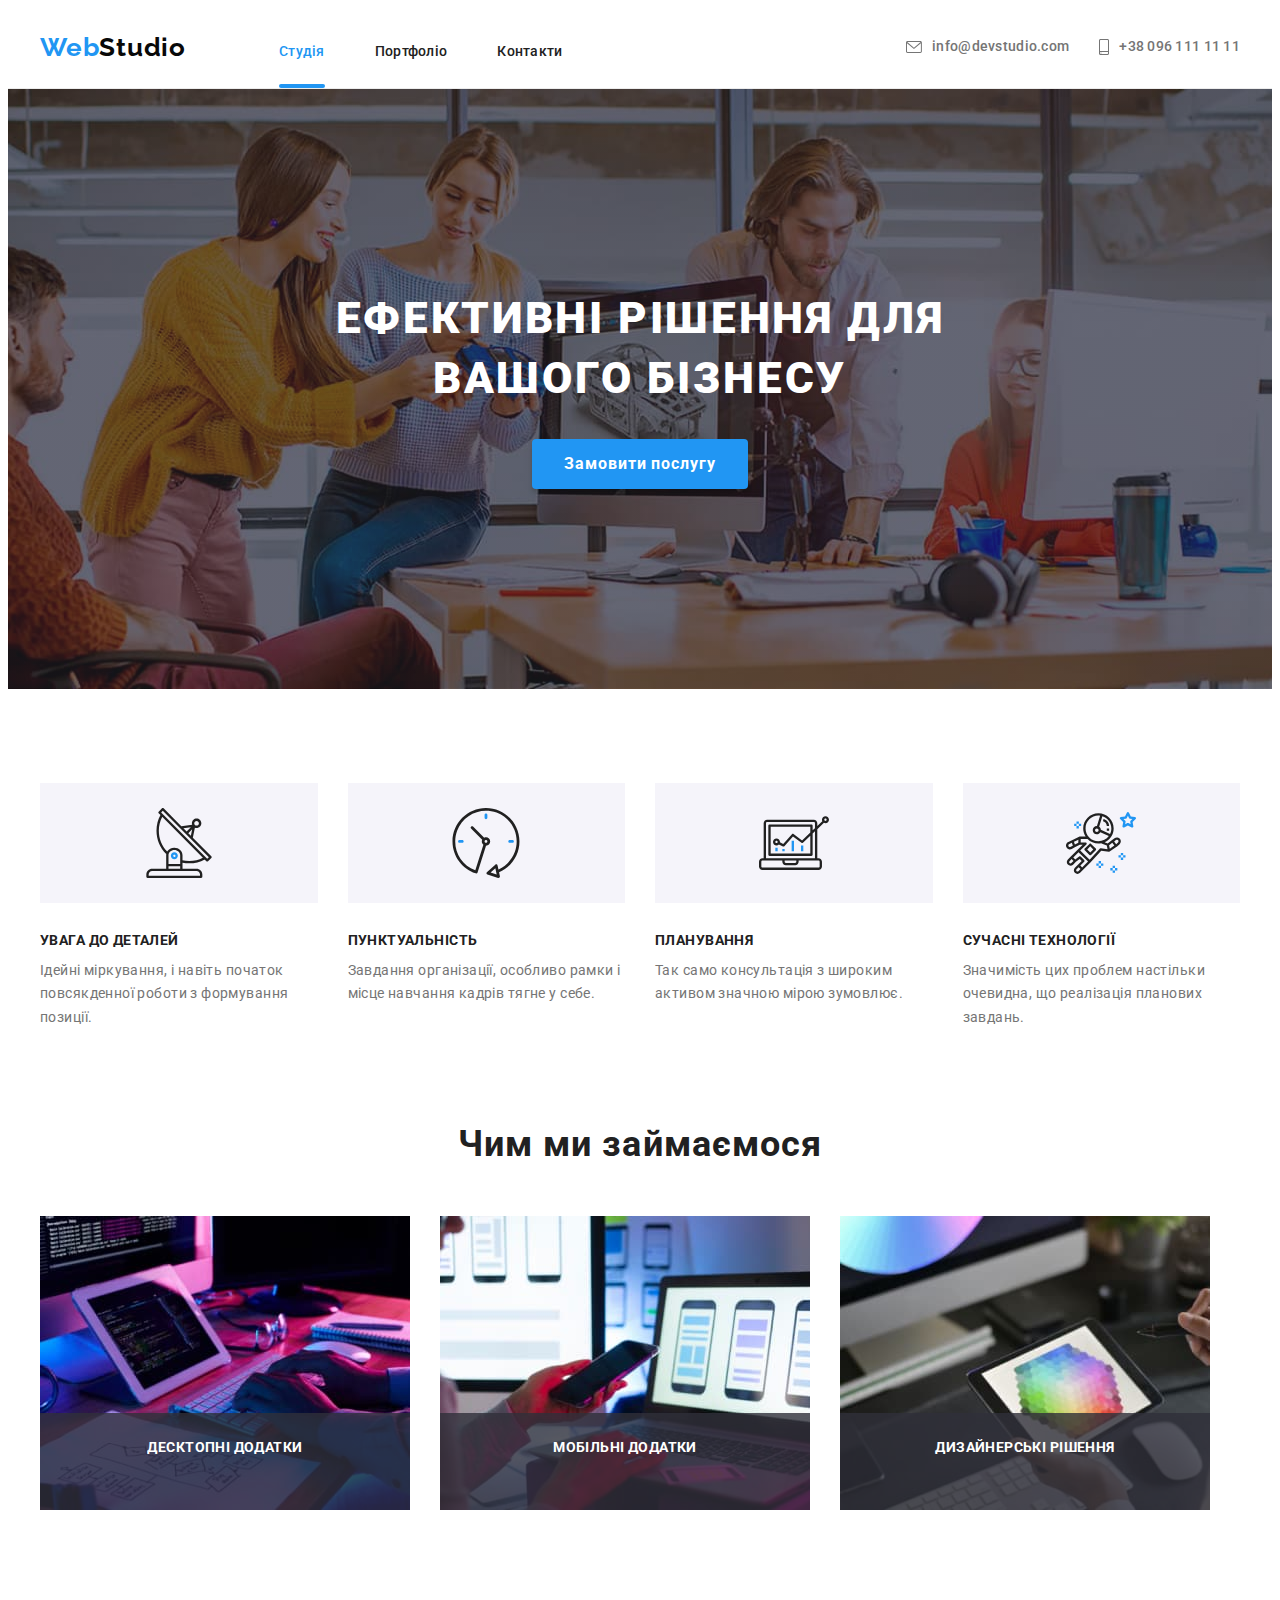
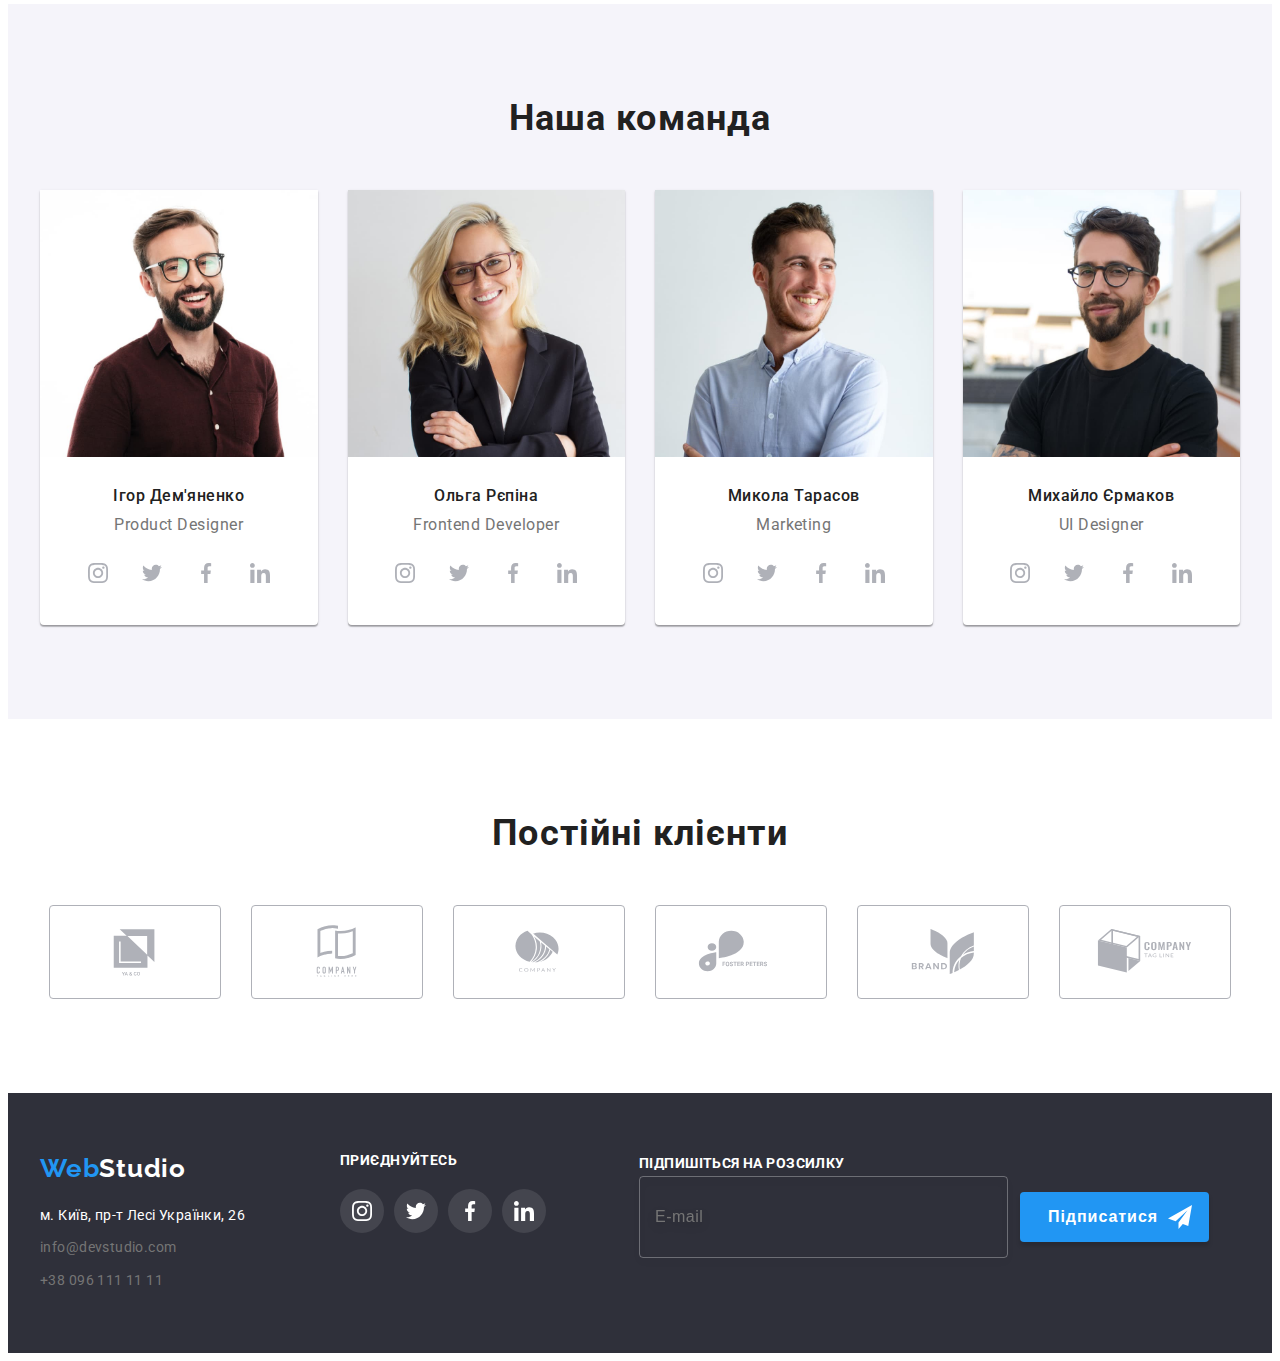
<file: index.html>
<!DOCTYPE html>
<html lang="uk">
  <head>
    <meta charset="UTF-8" />
    <meta http-equiv="X-UA-Compatible" content="IE=edge" />
    <meta name="viewport" content="width=device-width, initial-scale=1.0" />
    <title>Web Studio</title>
    <link rel="preconnect" href="https://fonts.googleapis.com" />
    <link rel="preconnect" href="https://fonts.gstatic.com" crossorigin />
    <link
      href="https://fonts.googleapis.com/css2?family=Raleway:wght@700&family=Roboto:wght@400;500;700;900&display=swap"
      rel="stylesheet"
    />
    <link
      rel="stylesheet"
      href="https://cdnjs.cloudflare.com/ajax/libs/modern-normalize/1.1.0/modern-normalize.min.css"
      integrity="sha512-wpPYUAdjBVSE4KJnH1VR1HeZfpl1ub8YT/NKx4PuQ5NmX2tKuGu6U/JRp5y+Y8XG2tV+wKQpNHVUX03MfMFn9Q=="
      crossorigin="anonymous"
      referrerpolicy="no-referrer"
    />
    <!-- <link rel="stylesheet" href="./css/styles.css" /> -->
    <link rel="stylesheet" href="./css/main.min.css" />
  </head>
  <body>
    <header class="header">
      <div class="container header__container">
        <nav class="wrap navigation">
          <a class="logo navigation__logo link" href="./index.html" lang="en">
            Web<span class="logo__studio">Studio</span>
          </a>
          <ul class="menu list">
            <li class="menu__item">
              <a class="menu__link link current" href="./index.html">Студія</a>
            </li>
            <li class="menu__item">
              <a class="menu__link link" href="./portfolio.html">Портфоліо</a>
            </li>
            <li class="menu__item">
              <a class="menu__link link" href="">Контакти</a>
            </li>
          </ul>
        </nav>
        <ul class="contact__list list">
          <li class="contact__item">
            <a class="mail link" href="mailto:info@devstudio.com">
              <svg class="icon" width="16" height="12">
                <use href="./imeges/symbol-header.svg#icon-envelope"></use>
              </svg>
              info@devstudio.com</a
            >
          </li>
          <li class="contact__item">
            <a class="tel link" href="tel:+380961111111"
              ><svg class="icon" width="10" height="16">
                <use href="./imeges/symbol-header.svg#icon-smartphone"></use>
              </svg>
              +38 096 111 11 11</a
            >
          </li>
        </ul>
        <button type="button" class="menu-open-btn" data-menu-open>
          <svg width="40" height="40">
            <use href="./imeges/symbol-header.svg#header-menu-icon"></use>
          </svg>
        </button>
      </div>

      <div class="mob-menu is-hidden" data-menu>
        <div class="container">
          <div class="mob-menu__top">
            <button type="button" class="menu-close-btn" data-menu-close>
              <svg width="40" height="40">
                <use
                  href="./imeges/symbol-header.svg#icon-header-menu-close"
                ></use>
              </svg>
            </button>
            <ul class="mob-menu-list list">
              <li class="mob-menu__item">
                <a class="mob-menu__link link" href="./index.html">Студія</a>
              </li>
              <li class="mob-menu__item">
                <a class="mob-menu__link link" href="./portfolio.html"
                  >Портфоліо</a
                >
              </li>
              <li class="mob-menu__item">
                <a class="mob-menu__link link" href="">Контакти</a>
              </li>
            </ul>
          </div>
          <div class="mob-menu__bottom">
            <ul class="mob-contact__list list">
              <li class="mob-contact__item">
                <a class="mob-tel link" href="tel:+380961111111">
                  +38 096 111 11 11</a
                >
              </li>
              <li class="mob-contact__item">
                <a class="mob-mail link" href="mailto:info@devstudio.com">
                  info@devstudio.com</a
                >
              </li>
            </ul>
            <ul class="mob-soc list">
              <li class="mob-soc-item">
                <a
                  class="mob-soc-link link"
                  href=""
                  target="_blank"
                  rel="noopener noreferrer nofollow"
                ></a
                >Instagram
              </li>
              <li class="mob-soc-item">
                <a
                  class="mob-soc-link mob-soc-line link"
                  href=""
                  target="_blank"
                  rel="noopener noreferrer nofollow"
                ></a
                >Twitter
              </li>
              <li class="mob-soc-item">
                <a
                  class="mob-soc-link mob-soc-line link"
                  href=""
                  target="_blank"
                  rel="noopener noreferrer nofollow"
                ></a
                >Facebook
              </li>
              <li class="mob-soc-item">
                <a
                  class="mob-soc-link mob-soc-line link"
                  href=""
                  target="_blank"
                  rel="noopener noreferrer nofollow"
                ></a
                >LinkedIn
              </li>
            </ul>
          </div>
        </div>
      </div>
    </header>

    <main>
      <section class="hat">
        <div class="container">
          <h1 class="hat__title">Ефективні рішення для вашого бізнесу</h1>
          <button class="hat__btn" data-modal-open type="button">
            Замовити послугу
          </button>
        </div>
      </section>

      <section class="special">
        <div class="container">
          <h2 class="visually__hidden">Наші особливості</h2>
          <ul class="special__list list">
            <li class="special__item">
              <div class="block__icon">
                <svg class="icon" width="70" height="70">
                  <use href="./imeges/symbol-top-images.svg#icon-antenna"></use>
                </svg>
              </div>
              <h3 class="special__title">Увага до деталей</h3>
              <p class="special__text">
                Ідейні міркування, і навіть початок повсякденної роботи з
                формування позиції.
              </p>
            </li>
            <li class="special__item">
              <div class="block__icon">
                <svg class="icon" width="70" height="70">
                  <use href="./imeges/symbol-top-images.svg#icon-clock"></use>
                </svg>
              </div>
              <h3 class="special__title">Пунктуальність</h3>
              <p class="special__text">
                Завдання організації, особливо рамки і місце навчання кадрів
                тягне у себе.
              </p>
            </li>
            <li class="special__item">
              <div class="block__icon">
                <svg class="icon" width="70" height="70">
                  <use href="./imeges/symbol-top-images.svg#icon-diagram"></use>
                </svg>
              </div>
              <h3 class="special__title">Планування</h3>
              <p class="special__text">
                Так само консультація з широким активом значною мірою зумовлює.
              </p>
            </li>
            <li class="special__item">
              <div class="block__icon">
                <svg class="icon" width="70" height="70">
                  <use
                    href="./imeges/symbol-top-images.svg#icon-astronaut"
                  ></use>
                </svg>
              </div>
              <h3 class="special__title">Сучасні технології</h3>
              <p class="special__text">
                Значимість цих проблем настільки очевидна, що реалізація
                планових завдань.
              </p>
            </li>
          </ul>
        </div>
      </section>

      <section class="about">
        <div class="container">
          <h2 class="about__title section-title">Чим ми займаємося</h2>
          <ul class="about__list list">
            <li class="about__item">
              <picture>
                <source
                  srcset="./imeges/box-1.jpg 1x, ./imeges/box-1-2x.jpeg 2x"
                  media="(min-width: 1200px)"
                />
                <img
                  src="./imeges/box-1.jpg"
                  alt="написання коду"
                  width="370"
                  height="294"
                />
              </picture>

              <p class="about__text">Десктопні додатки</p>
            </li>
            <li class="about__item">
              <picture>
                <source
                  srcset="./imeges/box-2.jpg 1x, ./imeges/box-2-2x.jpeg 2x"
                  media="(min-width: 1200px)"
                />
                <img
                  src="./imeges/box-2.jpg"
                  alt="вибір формату"
                  width="370"
                  height="294"
                />
              </picture>
              <p class="about__text">Мобільні додатки</p>
            </li>
            <li class="about__item">
              <picture>
                <source
                  srcset="./imeges/box-3.jpg 1x, ./imeges/box-3-2x.jpeg 2x"
                  media="(min-width: 1200px)"
                />
                <img
                  src="./imeges/box-3.jpg"
                  alt="стилізація"
                  width="370"
                  height="294"
                />
              </picture>
              <p class="about__text">Дизайнерські рішення</p>
            </li>
          </ul>
        </div>
      </section>

      <section class="team">
        <div class="container">
          <h2 class="team-title section-title">Наша команда</h2>
          <ul class="team-list list">
            <li class="team-item">
              <picture>
                <source
                  srcset="
                    ./imeges/worker-1.jpg        1x,
                    ./imeges/team-1-desk-2x.jpeg 2x
                  "
                  media="(min-width: 1200px)"
                />
                <source
                  srcset="
                    ./imeges/team-1-tab.jpeg    1x,
                    ./imeges/team-1-tab-2x.jpeg 2x
                  "
                  media="(min-width: 768px)"
                />
                <source
                  srcset="
                    ./imeges/team-1-mob.jpeg    1x,
                    ./imeges/team-1-mob-2x.jpeg 2x
                  "
                  media="(max-width: 767px)"
                />
                <img
                  src="./imeges/worker-1.jpg"
                  alt="дизайнер продукта"
                  width="450"
                />
              </picture>
              <div class="team-content">
                <h3 class="team-name">Ігор Дем'яненко</h3>
                <p class="team-text" lang="en">Product Designer</p>
                <ul class="team-soc-list list">
                  <li class="team-soc-item">
                    <a class="team-soc-link" href="">
                      <svg class="team-soc-icon" width="20" height="20">
                        <use
                          href="./imeges/symbol-defs.svg#icon-instagram"
                        ></use>
                      </svg>
                    </a>
                  </li>
                  <li class="team-soc-item">
                    <a class="team-soc-link" href="">
                      <svg class="team-soc-icon" width="20" height="20">
                        <use href="./imeges/symbol-defs.svg#icon-twitter"></use>
                      </svg>
                    </a>
                  </li>
                  <li class="team-soc-item">
                    <a class="team-soc-link" href="">
                      <svg class="team-soc-icon" width="20" height="20">
                        <use
                          href="./imeges/symbol-defs.svg#icon-facebook"
                        ></use>
                      </svg>
                    </a>
                  </li>
                  <li class="team-soc-item">
                    <a class="team-soc-link" href="">
                      <svg class="team-soc-icon" width="20" height="20">
                        <use
                          href="./imeges/symbol-defs.svg#icon-linkedin"
                        ></use>
                      </svg>
                    </a>
                  </li>
                </ul>
              </div>
            </li>
            <li class="team-item">
              <picture>
                <source
                  srcset="
                    ./imeges/worker-2.jpg        1x,
                    ./imeges/team-2-desk-2x.jpeg 2x
                  "
                  media="(min-width: 1200px)"
                />
                <source
                  srcset="
                    ./imeges/team-2-tab.jpeg    1x,
                    ./imeges/team-2-tab-2x.jpeg 2x
                  "
                  media="(min-width: 768px)"
                />
                <source
                  srcset="
                    ./imeges/team-2-mob.jpeg    1x,
                    ./imeges/team-2-mob-2x.jpeg 2x
                  "
                  media="(max-width: 767px)"
                />
                <img
                  src="./imeges/worker-2.jpg"
                  alt="фронтенд розробник"
                  width="450"
                />
              </picture>
              <div class="team-content">
                <h3 class="team-name">Ольга Рєпіна</h3>
                <p class="team-text" lang="en">Frontend Developer</p>
                <ul class="team-soc-list list">
                  <li class="team-soc-item">
                    <a class="team-soc-link" href="">
                      <svg class="team-soc-icon" width="20" height="20">
                        <use
                          href="./imeges/symbol-defs.svg#icon-instagram"
                        ></use>
                      </svg>
                    </a>
                  </li>
                  <li class="team-soc-item">
                    <a class="team-soc-link" href=""
                      ><svg class="team-soc-icon" width="20" height="20">
                        <use href="./imeges/symbol-defs.svg#icon-twitter"></use>
                      </svg>
                    </a>
                  </li>
                  <li class="team-soc-item">
                    <a class="team-soc-link" href=""
                      ><svg class="team-soc-icon" width="20" height="20">
                        <use
                          href="./imeges/symbol-defs.svg#icon-facebook"
                        ></use>
                      </svg>
                    </a>
                  </li>
                  <li class="team-soc-item">
                    <a class="team-soc-link" href=""
                      ><svg class="team-soc-icon" width="20" height="20">
                        <use
                          href="./imeges/symbol-defs.svg#icon-linkedin"
                        ></use>
                      </svg>
                    </a>
                  </li>
                </ul>
              </div>
            </li>
            <li class="team-item">
              <picture>
                <source
                  srcset="
                    ./imeges/worker-3.jpg        1x,
                    ./imeges/team-3-desk-2x.jpeg 2x
                  "
                  media="(min-width: 1200px)"
                />
                <source
                  srcset="
                    ./imeges/team-3-tab.jpeg    1x,
                    ./imeges/team-3-tab-2x.jpeg 2x
                  "
                  media="(min-width: 768px)"
                />
                <source
                  srcset="
                    ./imeges/team-3-mob.jpeg    1x,
                    ./imeges/team-3-mob-2x.jpeg 2x
                  "
                  media="(max-width: 767px)"
                />
                <img src="./imeges/worker-3.jpg" alt="маркетинг" width="450" />
              </picture>

              <div class="team-content">
                <h3 class="team-name">Микола Тарасов</h3>
                <p class="team-text" lang="en">Marketing</p>
                <ul class="team-soc-list list">
                  <li class="team-soc-item">
                    <a class="team-soc-link" href="">
                      <svg class="team-soc-icon" width="20" height="20">
                        <use
                          href="./imeges/symbol-defs.svg#icon-instagram"
                        ></use>
                      </svg>
                    </a>
                  </li>
                  <li class="team-soc-item">
                    <a class="team-soc-link" href="">
                      <svg class="team-soc-icon" width="20" height="20">
                        <use href="./imeges/symbol-defs.svg#icon-twitter"></use>
                      </svg>
                    </a>
                  </li>
                  <li class="team-soc-item">
                    <a class="team-soc-link" href=""
                      ><svg class="team-soc-icon" width="20" height="20">
                        <use
                          href="./imeges/symbol-defs.svg#icon-facebook"
                        ></use>
                      </svg>
                    </a>
                  </li>
                  <li class="team-soc-item">
                    <a class="team-soc-link" href=""
                      ><svg class="team-soc-icon" width="20" height="20">
                        <use
                          href="./imeges/symbol-defs.svg#icon-linkedin"
                        ></use>
                      </svg>
                    </a>
                  </li>
                </ul>
              </div>
            </li>
            <li class="team-item">
              <picture>
                <source
                  srcset="
                    ./imeges/worker-4.jpg        1x,
                    ./imeges/team-4-desk-2x.jpeg 2x
                  "
                  media="(min-width: 1200px)"
                />
                <source
                  srcset="
                    ./imeges/team-4-tab.jpeg    1x,
                    ./imeges/team-4-tab-2x.jpeg 2x
                  "
                  media="(min-width: 768px)"
                />
                <source
                  srcset="
                    ./imeges/team-4-mob.jpeg    1x,
                    ./imeges/team-4-mob-2x.jpeg 2x
                  "
                  media="(max-width: 767px)"
                />
                <img src="./imeges/worker-4.jpg" alt="дизайнер" width="450" />
              </picture>

              <div class="team-content">
                <h3 class="team-name">Михайло Єрмаков</h3>
                <p class="team-text" lang="en">UI Designer</p>
                <ul class="team-soc-list list">
                  <li class="team-soc-item">
                    <a class="team-soc-link" href="">
                      <svg class="team-soc-icon" width="20" height="20">
                        <use
                          href="./imeges/symbol-defs.svg#icon-instagram"
                        ></use>
                      </svg>
                    </a>
                  </li>
                  <li class="team-soc-item">
                    <a class="team-soc-link" href="">
                      <svg class="team-soc-icon" width="20" height="20">
                        <use href="./imeges/symbol-defs.svg#icon-twitter"></use>
                      </svg>
                    </a>
                  </li>
                  <li class="team-soc-item">
                    <a class="team-soc-link" href="">
                      <svg class="team-soc-icon" width="20" height="20">
                        <use
                          href="./imeges/symbol-defs.svg#icon-facebook"
                        ></use>
                      </svg>
                    </a>
                  </li>
                  <li class="team-soc-item">
                    <a class="team-soc-link" href=""
                      ><svg class="team-soc-icon" width="20" height="20">
                        <use
                          href="./imeges/symbol-defs.svg#icon-linkedin"
                        ></use>
                      </svg>
                    </a>
                  </li>
                </ul>
              </div>
            </li>
          </ul>
        </div>
      </section>

      <section class="clients">
        <div class="clients-blok container">
          <h2 class="clients-title">Постійні клієнти</h2>
          <ul class="clients-list list">
            <li class="clients-item">
              <a class="clients-link" href=""
                ><svg class="clients-logo-icon" width="106" height="60">
                  <use href="./imeges/symbol-logo.svg#icon-logo"></use>
                </svg>
              </a>
            </li>
            <li class="clients-item">
              <a class="clients-link" href=""
                ><svg class="clients-logo-icon" width="106" height="60">
                  <use href="./imeges/symbol-logo.svg#icon-logo-2"></use>
                </svg>
              </a>
            </li>
            <li class="clients-item">
              <a class="clients-link" href=""
                ><svg class="clients-logo-icon" width="106" height="60">
                  <use href="./imeges/symbol-logo.svg#icon-logo-3"></use>
                </svg>
              </a>
            </li>
            <li class="clients-item">
              <a class="clients-link" href=""
                ><svg class="clients-logo-icon" width="106" height="60">
                  <use href="./imeges/symbol-logo.svg#icon-logo-4"></use>
                </svg>
              </a>
            </li>
            <li class="clients-item">
              <a class="clients-link" href=""
                ><svg class="clients-logo-icon" width="106" height="60">
                  <use href="./imeges/symbol-logo.svg#icon-logo-5"></use>
                </svg>
              </a>
            </li>
            <li class="clients-item">
              <a class="clients-link" href=""
                ><svg class="clients-logo-icon" width="106" height="60">
                  <use href="./imeges/symbol-logo.svg#icon-logo-6"></use>
                </svg>
              </a>
            </li>
          </ul>
        </div>
      </section>
    </main>

    <footer class="footer">
      <div class="container footer-blok">
        <div class="footer-tablet">
          <div class="footer-container">
            <a class="footer-logo link" href="./index.html" lang="en">
              Web<span class="footer-logo-studio">Studio</span>
            </a>
            <address class="footer-address">
              <ul class="footer-list list">
                <li class="footer-item">
                  <a
                    class="footer-map link"
                    href="https://goo.gl/maps/CPtrU1FHBa2aNyZL9"
                    target="_blank"
                    rel="noopener noreferrer nofollow"
                    >м. Київ, пр-т Лесі Українки, 26</a
                  >
                </li>
                <li class="footer-item">
                  <a class="footer-mail link" href="mailto:info@devstudio.com"
                    >info@devstudio.com</a
                  >
                </li>
                <li class="footer-item">
                  <a class="footer-tel link" href="tel:+380961111111"
                    >+38 096 111 11 11</a
                  >
                </li>
              </ul>
            </address>
          </div>
          <div class="footer-soc-blok">
            <p class="footer-soc-title">Приєднуйтесь</p>
            <ul class="footer-soc-list list">
              <li class="footer-soc-item">
                <a class="footer-soc-link" href="">
                  <svg class="footer-soc-icon" width="20" height="20">
                    <use href="./imeges/symbol-defs.svg#icon-instagram"></use>
                  </svg>
                </a>
              </li>
              <li class="footer-soc-item">
                <a class="footer-soc-link" href="">
                  <svg class="footer-soc-icon" width="20" height="20">
                    <use href="./imeges/symbol-defs.svg#icon-twitter"></use>
                  </svg>
                </a>
              </li>
              <li class="footer-soc-item">
                <a class="footer-soc-link" href="">
                  <svg class="footer-soc-icon" width="20" height="20">
                    <use href="./imeges/symbol-defs.svg#icon-facebook"></use>
                  </svg>
                </a>
              </li>
              <li class="footer-soc-item">
                <a class="footer-soc-link" href="">
                  <svg class="footer-soc-icon" width="20" height="20">
                    <use href="./imeges/symbol-defs.svg#icon-linkedin"></use>
                  </svg>
                </a>
              </li>
            </ul>
          </div>
        </div>
        <form class="form">
          <p class="form-text">Підпишіться на розсилку</p>
          <div class="form-field wrap">
            <input
              class="form-input"
              type="email"
              name="mail"
              placeholder="E-mail"
            />
            <button class="btn-input" type="submit">
              Підписатися
              <svg class="icon-btn">
                <use href="./imeges/symbol-defs.svg#icon-telegram"></use>
              </svg>
            </button>
          </div>
        </form>
      </div>
    </footer>
    <div class="backdrop is-hidden" data-modal>
      <div class="modal">
        <button type="button" class="modal-btn" data-modal-close>
          <svg class="modal-close-icon" width="18" height="18">
            <use href="./imeges/symbol-defs.svg#icon-close-black"></use>
          </svg>
        </button>

        <p class="modal-text">Залиште свої дані, ми вам передзвонимо</p>

        <form class="modal-form">
          <label class="modal-label" for="name">
            <span>Ім'я</span>
            <input class="modal-input" type="text" name="name" />
            <svg class="ipt-icon" width="18" height="18">
              <use href="./imeges/symbol-defs.svg#icon-person-black"></use>
            </svg>
          </label>

          <label class="modal-label" for="tel">
            <span>Телефон</span>
            <input class="modal-input" type="tel" name="tel" />
            <svg class="ipt-icon" width="18" height="18">
              <use href="./imeges/symbol-defs.svg#icon-phone-black"></use>
            </svg>
          </label>

          <label class="modal-label" for="mail">
            <span>Пошта</span>
            <input class="modal-input" type="email" name="mail" />
            <svg class="ipt-icon" width="18" height="18">
              <use href="./imeges/symbol-defs.svg#icon-email-black"></use>
            </svg>
          </label>

          <label class="modal-label-comment">
            <span>Коментар</span>
            <textarea
              class="comment"
              name="comment"
              placeholder="Введіть текст"
            ></textarea>
          </label>

          <label class="modal-label-policy" for="policy">
            <input
              class="modal-input-policy"
              type="checkbox"
              name="policy"
              id="policy"
            />
            <svg class="checkbox-icon" width="16" height="15">
              <use href="./imeges/symbol-defs.svg#icon-check"></use>
            </svg>
            <span
              >Погоджуюся з розсилкою та приймаю
              <a class="modal-link-text" href="">Умови договору</a></span
            >
          </label>

          <button class="form-modal-btn" type="submit">Відправити</button>
        </form>
      </div>
    </div>
    <script src="./js/modal.js"></script>
    <script src="./js/menu.js"></script>
  </body>
</html>
</file>
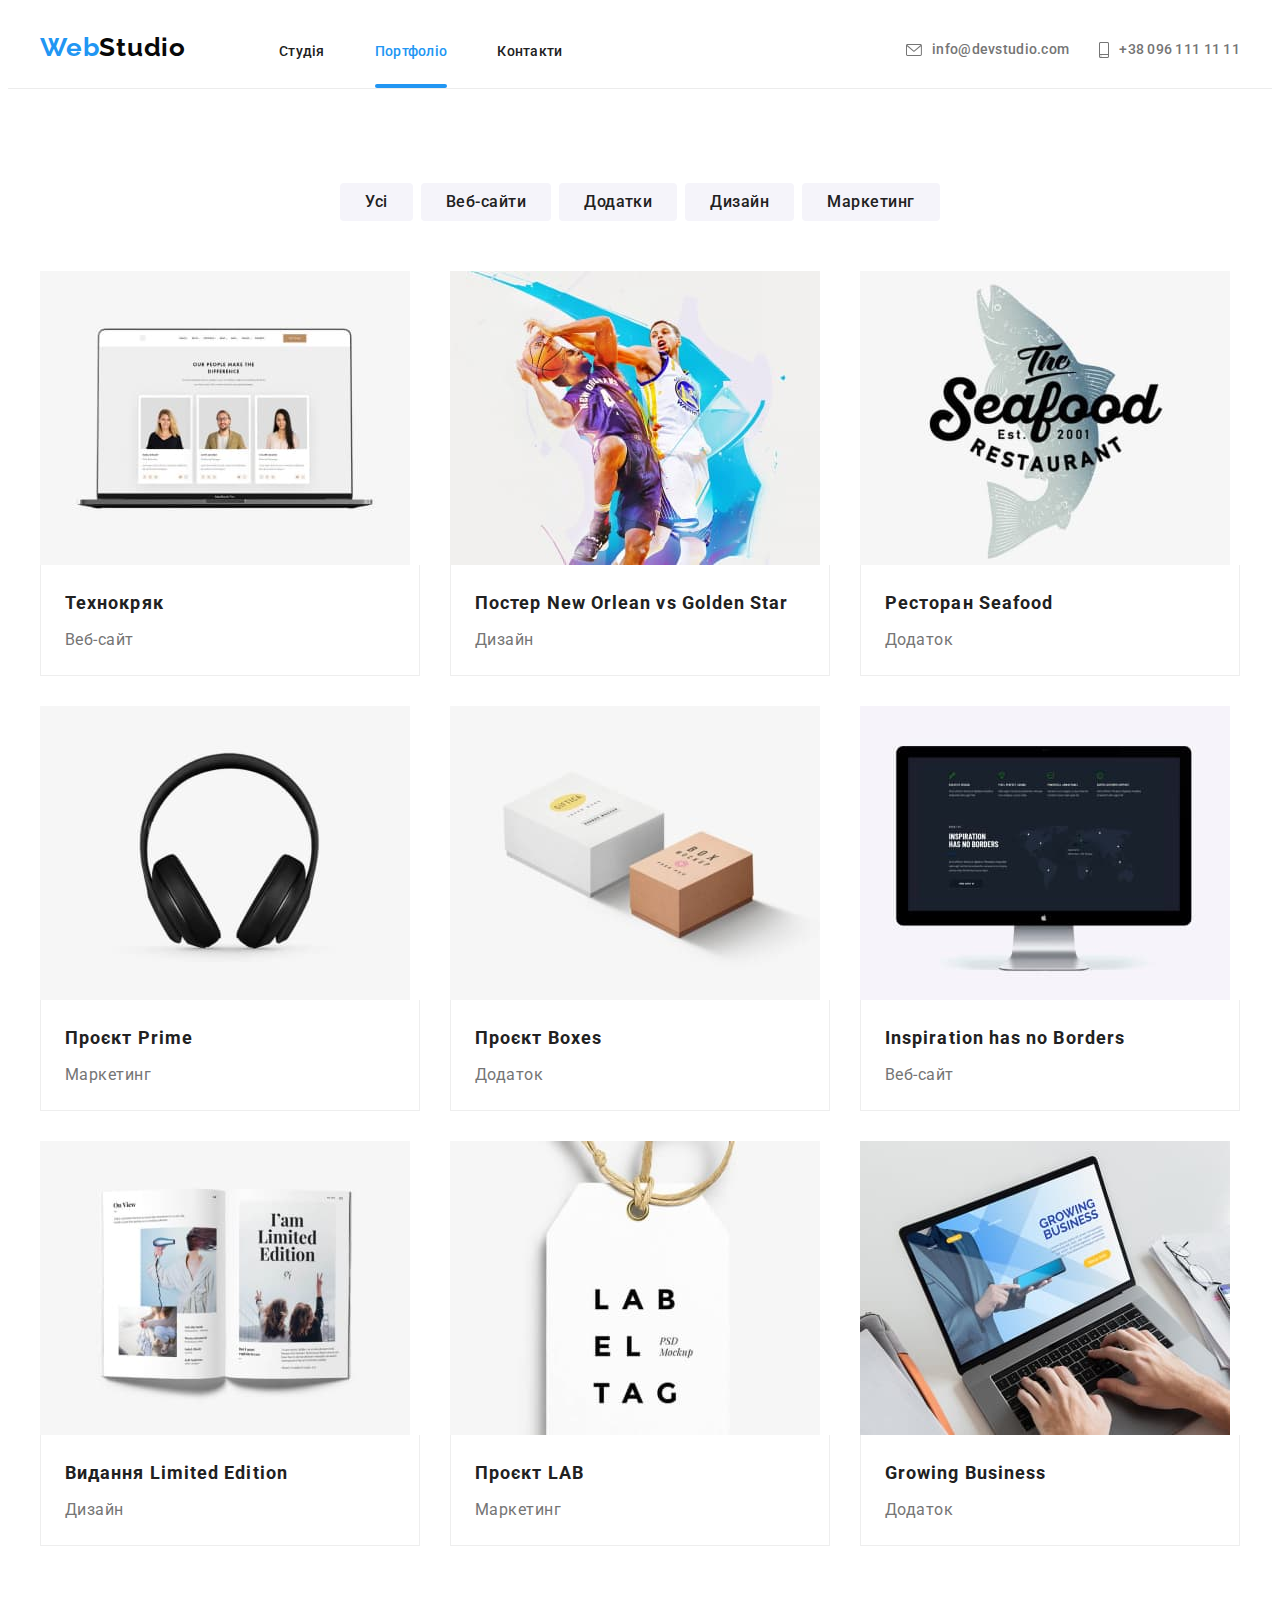
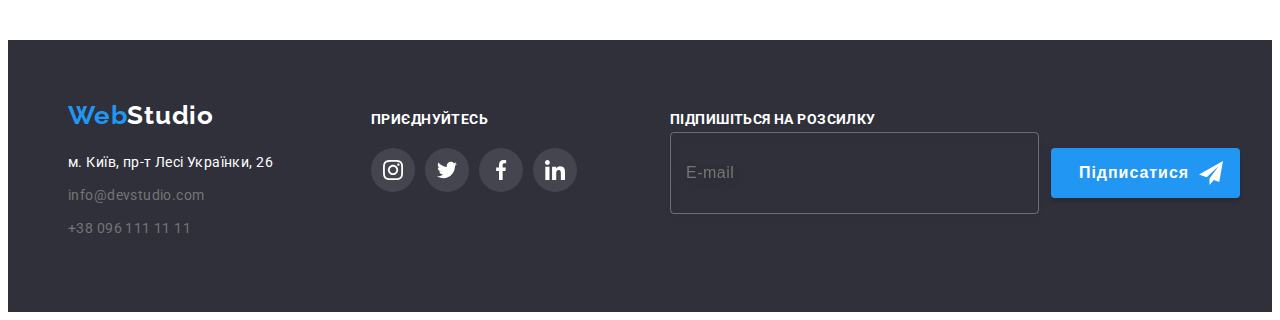
<file: portfolio.html>
<!DOCTYPE html>
<html lang="uk">
  <head>
    <meta charset="UTF-8" />
    <meta http-equiv="X-UA-Compatible" content="IE=edge" />
    <meta name="viewport" content="width=device-width, initial-scale=1.0" />
    <title>Портфоліо</title>
    <link rel="preconnect" href="https://fonts.googleapis.com" />
    <link rel="preconnect" href="https://fonts.gstatic.com" crossorigin />
    <link
      href="https://fonts.googleapis.com/css2?family=Raleway:wght@700&family=Roboto:wght@400;500;700;900&display=swap"
      rel="stylesheet"
    />
    <link
      rel="stylesheet"
      href="https://cdnjs.cloudflare.com/ajax/libs/modern-normalize/1.1.0/modern-normalize.min.css"
      integrity="sha512-wpPYUAdjBVSE4KJnH1VR1HeZfpl1ub8YT/NKx4PuQ5NmX2tKuGu6U/JRp5y+Y8XG2tV+wKQpNHVUX03MfMFn9Q=="
      crossorigin="anonymous"
      referrerpolicy="no-referrer"
    />
    <!-- <link rel="stylesheet" href="./css/styles.css" /> -->
    <link rel="stylesheet" href="./css/main.min.css" />
  </head>
  <body>
    <header class="header">
      <div class="container wrap">
        <nav class="wrap navigation">
          <a class="logo navigation__logo link" href="./index.html" lang="en">
            Web<span class="logo__studio">Studio</span>
          </a>
          <ul class="menu list">
            <li class="menu__item">
              <a class="menu__link link" href="./index.html">Студія</a>
            </li>
            <li class="menu__item">
              <a class="menu__link link current" href="./portfolio.html"
                >Портфоліо</a
              >
            </li>
            <li class="menu__item">
              <a class="menu__link link" href="">Контакти</a>
            </li>
          </ul>
        </nav>
        <ul class="contact__list list">
          <li class="contact__item">
            <a class="mail link" href="mailto:info@devstudio.com">
              <svg class="icon" width="16" height="12">
                <use href="./imeges/symbol-header.svg#icon-envelope"></use>
              </svg>
              info@devstudio.com</a
            >
          </li>
          <li class="contact__item">
            <a class="tel link" href="tel:+380961111111"
              ><svg class="icon" width="10" height="16">
                <use href="./imeges/symbol-header.svg#icon-smartphone"></use>
              </svg>
              +38 096 111 11 11</a
            >
          </li>
        </ul>
      </div>
    </header>

    <main>
      <section class="portfolio">
        <div class="container">
          <h1 class="visually__hidden">Портфоліо</h1>

          <ul class="portfolio-list-filter list">
            <li class="portfolio-item-filter">
              <button class="portfolio-btn" type="button">Усі</button>
            </li>
            <li class="portfolio-item-filter">
              <button class="portfolio-btn" type="button">Веб-сайти</button>
            </li>
            <li class="portfolio-item-filter">
              <button class="portfolio-btn" type="button">Додатки</button>
            </li>
            <li class="portfolio-item-filter">
              <button class="portfolio-btn" type="button">Дизайн</button>
            </li>
            <li class="portfolio-item-filter">
              <button class="portfolio-btn" type="button">Маркетинг</button>
            </li>
          </ul>

          <ul class="portfolio-list list">
            <li
              class="portfolio-item"
              style="flex-basis: calc((100% - 60px) / 3)"
            >
              <a class="portfolio-link link" href="">
                <div class="portfolio-top-wrap">
                  <img
                    src="./imeges/portf-1.jpg"
                    alt="Веб-сайт"
                    width="370"
                    height="295"
                  />
                  <p class="portfolio-slider-text">
                    Ресурс пропонує комплексні пропозиції з різним рівнем
                    функціоналу та сервісів. Все це дозволить відвідувачу
                    отримати вичерпні відомості про компанію чи приватну особу.
                  </p>
                </div>
                <div
                  class="portfolio-block"
                  style="border: 1px solid #eeeeee; border-top: none"
                >
                  <h2 class="portfolio-title">Технокряк</h2>
                  <p class="portfolio-text">Веб-сайт</p>
                </div>
              </a>
            </li>
            <li
              class="portfolio-item"
              style="flex-basis: calc((100% - 60px) / 3)"
            >
              <a class="portfolio-link link" href="">
                <div class="portfolio-top-wrap">
                  <img
                    src="./imeges/portf-2.jpg"
                    alt="Баскетбол"
                    width="370"
                    height="295"
                  />
                  <p class="portfolio-slider-text">
                    Ресурс пропонує комплексні пропозиції з різним рівнем
                    функціоналу та сервісів. Все це дозволить відвідувачу
                    отримати вичерпні відомості про компанію чи приватну особу.
                  </p>
                </div>
                <div
                  class="portfolio-block"
                  style="border: 1px solid #eeeeee; border-top: none"
                >
                  <h2 class="portfolio-title">
                    Постер New Orlean vs Golden Star
                  </h2>
                  <p class="portfolio-text">Дизайн</p>
                </div>
              </a>
            </li>
            <li
              class="portfolio-item"
              style="flex-basis: calc((100% - 60px) / 3)"
            >
              <a class="portfolio-link link" href="">
                <div class="portfolio-top-wrap">
                  <img
                    src="./imeges/portf-3.jpg"
                    alt="Ресторан"
                    width="370"
                    height="295"
                  />
                  <p class="portfolio-slider-text">
                    Ресурс пропонує комплексні пропозиції з різним рівнем
                    функціоналу та сервісів. Все це дозволить відвідувачу
                    отримати вичерпні відомості про компанію чи приватну особу.
                  </p>
                </div>
                <div
                  class="portfolio-block"
                  style="border: 1px solid #eeeeee; border-top: none"
                >
                  <h2 class="portfolio-title">Ресторан Seafood</h2>
                  <p class="portfolio-text">Додаток</p>
                </div>
              </a>
            </li>
            <li
              class="portfolio-item"
              style="flex-basis: calc((100% - 60px) / 3)"
            >
              <a class="portfolio-link link" href="">
                <div class="portfolio-top-wrap">
                  <img
                    src="./imeges/portf-4.jpg"
                    a
                    lt="Навушники"
                    width="370"
                    height="295"
                  />
                  <p class="portfolio-slider-text">
                    Ресурс пропонує комплексні пропозиції з різним рівнем
                    функціоналу та сервісів. Все це дозволить відвідувачу
                    отримати вичерпні відомості про компанію чи приватну особу.
                  </p>
                </div>
                <div
                  class="portfolio-block"
                  style="border: 1px solid #eeeeee; border-top: none"
                >
                  <h2 class="portfolio-title">Проєкт Prime</h2>
                  <p class="portfolio-text">Маркетинг</p>
                </div>
              </a>
            </li>
            <li
              class="portfolio-item"
              style="flex-basis: calc((100% - 60px) / 3)"
            >
              <a class="portfolio-link link" href="">
                <div class="portfolio-top-wrap">
                  <img
                    src="./imeges/portf-5.jpg"
                    alt="Коробки"
                    width="370"
                    height="295"
                  />
                  <p class="portfolio-slider-text">
                    Ресурс пропонує комплексні пропозиції з різним рівнем
                    функціоналу та сервісів. Все це дозволить відвідувачу
                    отримати вичерпні відомості про компанію чи приватну особу.
                  </p>
                </div>
                <div
                  class="portfolio-block"
                  style="border: 1px solid #eeeeee; border-top: none"
                >
                  <h2 class="portfolio-title">Проєкт Boxes</h2>
                  <p class="portfolio-text">Додаток</p>
                </div>
              </a>
            </li>
            <li
              class="portfolio-item"
              style="flex-basis: calc((100% - 60px) / 3)"
            >
              <a class="portfolio-link link" href="">
                <div class="portfolio-top-wrap">
                  <img
                    src="./imeges/portf-6.jpg"
                    alt="Веб-сайт"
                    width="370"
                    height="295"
                  />
                  <p class="portfolio-slider-text">
                    Ресурс пропонує комплексні пропозиції з різним рівнем
                    функціоналу та сервісів. Все це дозволить відвідувачу
                    отримати вичерпні відомості про компанію чи приватну особу.
                  </p>
                </div>
                <div
                  class="portfolio-block"
                  style="border: 1px solid #eeeeee; border-top: none"
                >
                  <h2 class="portfolio-title" lang="en">
                    Inspiration has no Borders
                  </h2>
                  <p class="portfolio-text">Веб-сайт</p>
                </div>
              </a>
            </li>
            <li
              class="portfolio-item"
              style="flex-basis: calc((100% - 60px) / 3)"
            >
              <a class="portfolio-link link" href="">
                <div class="portfolio-top-wrap">
                  <img
                    src="./imeges/portf-7.jpg"
                    alt="Книга"
                    width="370"
                    height="295"
                  />
                  <p class="portfolio-slider-text">
                    Ресурс пропонує комплексні пропозиції з різним рівнем
                    функціоналу та сервісів. Все це дозволить відвідувачу
                    отримати вичерпні відомості про компанію чи приватну особу.
                  </p>
                </div>
                <div
                  class="portfolio-block"
                  style="border: 1px solid #eeeeee; border-top: none"
                >
                  <h2 class="portfolio-title">Видання Limited Edition</h2>
                  <p class="portfolio-text">Дизайн</p>
                </div>
              </a>
            </li>
            <li
              class="portfolio-item"
              style="flex-basis: calc((100% - 60px) / 3)"
            >
              <a class="portfolio-link link" href="">
                <div class="portfolio-top-wrap">
                  <img
                    src="./imeges/portf-8.jpg"
                    alt="Бірка"
                    width="370"
                    height="295"
                  />
                  <p class="portfolio-slider-text">
                    Ресурс пропонує комплексні пропозиції з різним рівнем
                    функціоналу та сервісів. Все це дозволить відвідувачу
                    отримати вичерпні відомості про компанію чи приватну особу.
                  </p>
                </div>
                <div
                  class="portfolio-block"
                  style="border: 1px solid #eeeeee; border-top: none"
                >
                  <h2 class="portfolio-title">Проєкт LAB</h2>
                  <p class="portfolio-text">Маркетинг</p>
                </div>
              </a>
            </li>
            <li
              class="portfolio-item"
              style="flex-basis: calc((100% - 60px) / 3)"
            >
              <a class="portfolio-link link" href="">
                <div class="portfolio-top-wrap">
                  <img
                    src="./imeges/portf-9.jpg"
                    alt="Веб-сайт"
                    width="370"
                    height="295"
                  />
                  <p class="portfolio-slider-text">
                    Ресурс пропонує комплексні пропозиції з різним рівнем
                    функціоналу та сервісів. Все це дозволить відвідувачу
                    отримати вичерпні відомості про компанію чи приватну особу.
                  </p>
                </div>
                <div
                  class="portfolio-block"
                  style="border: 1px solid #eeeeee; border-top: none"
                >
                  <h2 class="portfolio-title" lang="en">Growing Business</h2>
                  <p class="portfolio-text">Додаток</p>
                </div>
              </a>
            </li>
          </ul>
        </div>
      </section>
    </main>

    <footer class="footer">
      <div class="container wrap">
        <div class="footer-container">
          <a class="footer-logo link" href="./index.html" lang="en">
            Web<span class="footer-logo-studio">Studio</span>
          </a>
          <address>
            <ul class="footer-list list">
              <li class="footer-item">
                <a
                  class="footer-map link"
                  href="https://goo.gl/maps/CPtrU1FHBa2aNyZL9"
                  target="_blank"
                  rel="noopener noreferrer nofollow"
                  >м. Київ, пр-т Лесі Українки, 26</a
                >
              </li>
              <li class="footer-item">
                <a class="footer-mail link" href="mailto:info@devstudio.com"
                  >info@devstudio.com</a
                >
              </li>
              <li class="footer-item">
                <a class="footer-tel link" href="tel:+380961111111"
                  >+38 096 111 11 11</a
                >
              </li>
            </ul>
          </address>
        </div>
        <div class="footer-soc-blok">
          <h3 class="footer-soc-title">Приєднуйтесь</h3>
          <ul class="footer-soc-list list">
            <li class="footer-soc-item">
              <a class="footer-soc-link" href="">
                <svg class="footer-soc-icon" width="20" height="20">
                  <use href="./imeges/symbol-defs.svg#icon-instagram"></use>
                </svg>
              </a>
            </li>
            <li class="footer-soc-item">
              <a class="footer-soc-link" href="">
                <svg class="footer-soc-icon" width="20" height="20">
                  <use href="./imeges/symbol-defs.svg#icon-twitter"></use>
                </svg>
              </a>
            </li>
            <li class="footer-soc-item">
              <a class="footer-soc-link" href="">
                <svg class="footer-soc-icon" width="20" height="20">
                  <use href="./imeges/symbol-defs.svg#icon-facebook"></use>
                </svg>
              </a>
            </li>
            <li class="footer-soc-item">
              <a class="footer-soc-link" href="">
                <svg class="footer-soc-icon" width="20" height="20">
                  <use href="./imeges/symbol-defs.svg#icon-linkedin"></use>
                </svg>
              </a>
            </li>
          </ul>
        </div>
        <form class="form">
          <p class="form-text">Підпишіться на розсилку</p>
          <div class="form-field wrap">
            <input
              class="form-input"
              type="email"
              name="mail"
              placeholder="E-mail"
            />
            <button class="btn-input" type="submit">
              Підписатися
              <svg class="icon-btn">
                <use href="./imeges/symbol-defs.svg#icon-telegram"></use>
              </svg>
            </button>
          </div>
        </form>
      </div>
    </footer>
  </body>
</html>
</file>
<file: css/styles.css>
/* Header */



/* Hat */



/* Special */



/* About */



/* Team */



/* ------Clients */



/* Footer */





/* ------------------------------------Portfolio page---------------------------------- */

/* Portfolio */

/* Header */



/* Main content */



/* -----Form */
</file>
<file: css/main.min.css>
:root{--top-color: #212121;--main-font: "Roboto", sans-serif;--hover-color: #2196f3;--white-color: #fff;--text-color: #757575;--logo-studio: #080909;--background-hat-footer: #2f303a;--hat-btn-focus: #188ce8;--team-background: #f5f4fa;--hero-gradient:linear-gradient( rgba(47, 48, 58, 0.4), rgba(47, 48, 58, 0.4) )}p,h1,h2,h3,h4,h5,h6{margin:0}ul,ol{margin:0;padding-left:0}img{display:block;max-width:100%;height:auto}body{font-family:var(--main-font);background-color:var(--white-color)}.list{list-style:none}.link{text-decoration:none}.visually__hidden{position:absolute;width:1px;height:1px;margin:-1px;border:0;padding:0;white-space:nowrap;-webkit-clip-path:inset(100%);clip-path:inset(100%);clip:rect(0 0 0 0);overflow:hidden}.container{width:100%;padding-left:15px;padding-right:15px;margin:0 auto}@media screen and (min-width: 480px){.container{width:480px}}@media screen and (min-width: 768px){.container{width:768px}}@media screen and (min-width: 1200px){.container{width:1200px}}.section-title{font-weight:700;font-size:28px;line-height:1.17;text-align:center;letter-spacing:.03em}@media screen and (min-width: 1200px){.section-title{font-size:36px;line-height:1.16}}.header{padding-top:10px;padding-bottom:10px;border-bottom:1px solid #ececec}@media screen and (min-width: 768px){.header{padding-top:21px;padding-bottom:21px}}@media screen and (min-width: 1200px){.header{padding-top:24px;padding-bottom:25px}}.wrap{display:flex;align-items:baseline}.header__container{display:flex;align-items:center}.logo{margin-right:93px}@media screen and (min-width: 768px){.logo{display:block;margin-right:87px}}@media screen and (min-width: 1200px){.logo{margin-right:93px}}.navigation__logo{font-family:"Raleway",sans-serif;font-weight:700;font-size:24px;line-height:1.16;letter-spacing:.03em;color:var(--hover-color)}@media screen and (min-width: 1200px){.navigation__logo{font-size:26px;line-height:1.19}}.logo__studio{color:var(--logo-studio)}.menu{display:flex;align-items:center;display:none}@media screen and (min-width: 768px){.menu{display:flex}}.menu__item:not(:last-child){margin-right:50px}.menu__link{font-weight:500;font-size:14px;line-height:1.33;letter-spacing:.02em;color:var(--top-color);padding-bottom:28px}.menu__link{transition:color 250ms linear}.menu__link:hover,.menu__link:focus{color:var(--hover-color)}.current{position:relative;color:var(--hover-color)}.current:after{content:"";position:absolute;left:0;bottom:-1px;display:block;width:100%;height:4px;background-color:var(--hover-color);border-radius:2px}.contact__list{display:flex;align-items:center;margin-left:auto;display:none}@media screen and (min-width: 768px){.contact__list{display:flex;flex-direction:column;gap:10px;align-items:flex-start;margin-left:95px}}@media screen and (min-width: 1200px){.contact__list{display:flex;align-items:center;margin-left:auto;flex-direction:row;gap:30px}}.icon{fill:var(--text-color)}.mail,.tel{display:flex;text-decoration:none;align-items:center;gap:10px;font-weight:500;font-size:14px;line-height:1.14;letter-spacing:.02em;color:var(--text-color)}@media screen and (min-width: 768px){.mail,.tel{font-size:12px;line-height:1.16}}@media screen and (min-width: 1200px){.mail,.tel{font-size:14px;line-height:1.14}}.mail,.tel,.icon{transition:color 250ms linear,fill 250ms linear}.mail:hover,.mail:focus{color:var(--hover-color)}.mail:hover .icon,.mail:focus .icon{color:var(--hover-color);fill:var(--hover-color)}.tel:hover,.tel:focus{color:var(--hover-color)}.tel:hover .icon,.tel:focus .icon{color:var(--hover-color);fill:var(--hover-color)}.menu-open-btn{padding:0;width:40px;height:40px;margin-left:auto;background-color:#fff;border:none;cursor:pointer}.menu-open-btn:hover,.menu-open-btn:focus{fill:#2196f3}@media screen and (min-width: 768px){.menu-open-btn{display:none}}.mob-menu{position:fixed;top:0;z-index:1;background-color:#fff;width:100vw;height:100vh;padding-top:10px;padding-bottom:48px;overflow:auto}.mob-menu>.container{height:100%;display:flex;flex-direction:column;justify-content:space-between}.menu-close-btn{display:block;margin-left:auto;background-color:#fff;border:none;cursor:pointer}.menu-close-btn:hover,.menu-close-btn:focus{fill:#2196f3}.mob-menu-list{margin-bottom:50px}.mob-menu__item:not(:last-child){margin-bottom:32px}.mob-menu__link{font-weight:500;font-size:40px;line-height:1.17;letter-spacing:.02em;transition:color 250ms linear;color:#212121}.mob-menu__link:hover,.mob-menu__link:focus{color:#2196f3}.mob-contact__list{margin-bottom:64px}.mob-tel{display:block;margin-bottom:32px;font-weight:500;font-size:34px;line-height:1.17;letter-spacing:.02em;color:#2196f3;transition:color 250ms linear}.mob-tel:hover,.mob-tel:focus{color:#188ce8}.mob-mail{font-weight:500;font-size:24px;line-height:1.16;letter-spacing:.02em;color:#757575;transition:color 250ms linear}.mob-mail:hover,.mob-mail:focus{color:#2196f3}.mob-soc{display:flex;align-items:center;gap:20px;color:#2196f3;cursor:pointer;transition:color 250ms linear}.mob-soc:hover,.mob-soc:focus{color:#188ce8}.mob-soc-link{font-weight:500;font-size:18px;line-height:1.22;letter-spacing:.02em}.mob-soc-line::before{content:"";border:1px solid rgba(33,33,33,.2);transform:rotate(90deg);height:1px;width:22px;margin-right:10px}.hat{display:flex;text-align:center;margin:0 auto;align-items:center;padding-top:118px;padding-bottom:118px;background-color:var(--background-hat-footer);background-image:var(--hero-gradient),url(../imeges/hero-mobile.jpeg);background-repeat:no-repeat;background-position:center;background-size:cover;flex-grow:1}@media screen and (min-width: 1200px){.hat{padding-top:200px;padding-bottom:200px}}@media(min-device-pixel-ratio: 2),(-webkit-min-device-pixel-ratio: 2),(min-resolution: 192dpi),(min-resolution: 2dppx){.hat{background-image:var(--hero-gradient),url(../imeges/hero-mob-2x.jpeg)}}@media screen and (min-width: 768px){.hat{background-image:var(--hero-gradient),url(../imeges/hero-tablet.jpeg)}}@media screen and (min-width: 768px)and (min-device-pixel-ratio: 2),screen and (min-width: 768px)and (-webkit-min-device-pixel-ratio: 2),screen and (min-width: 768px)and (min-resolution: 192dpi),screen and (min-width: 768px)and (min-resolution: 2dppx){.hat{background-image:var(--hero-gradient),url(../imeges/hero-tab-2x.jpeg)}}@media screen and (min-width: 1200px){.hat{background-image:var(--hero-gradient),url(../imeges/hero-bg.jpg)}}@media screen and (min-width: 1200px)and (min-device-pixel-ratio: 2),screen and (min-width: 1200px)and (-webkit-min-device-pixel-ratio: 2),screen and (min-width: 1200px)and (min-resolution: 192dpi),screen and (min-width: 1200px)and (min-resolution: 2dppx){.hat{background-image:var(--hero-gradient),url(../imeges/hero-bg-2x.jpeg)}}.hat__title{width:360px;display:block;margin:0 auto;font-weight:900;font-size:26px;line-height:1.62;text-align:center;letter-spacing:.06em;text-transform:uppercase;color:var(--white-color)}@media screen and (min-width: 1200px){.hat__title{width:696px;font-size:44px;line-height:1.36}}.hat__btn{margin:0 auto;padding:0;margin-top:30px;width:216px;height:50px;display:block;font-family:"Roboto";font-weight:700;font-size:16px;line-height:1.87;letter-spacing:.06em;color:var(--white-color);cursor:pointer;background-color:var(--hover-color);box-shadow:0px 4px 4px rgba(0,0,0,.15);border-radius:4px;border:none;transition:background-color 250ms linear}.hat__btn:hover,.hat__btn:focus{background-color:var(--hat-btn-focus)}.special{padding-top:60px;padding-bottom:60px}@media screen and (min-width: 1200px){.special{padding-top:94px;padding-bottom:94px}}.special__list{display:flex;flex-wrap:wrap;gap:30px}.block__icon{margin-bottom:30px;display:flex;align-items:center;justify-content:center;background-color:#f5f4fa;max-width:100%;height:120px}.special__title{margin-bottom:10px;font-weight:700;font-size:14px;line-height:1.14;letter-spacing:.03em;color:var(--top-color);text-transform:uppercase}.special__text{font-size:14px;line-height:1.71;letter-spacing:.03em;color:var(--text-color)}.special__item{width:100%}@media screen and (min-width: 768px){.special__item{width:calc((100% - 30px)/2)}}@media screen and (min-width: 1200px){.special__item{width:calc((100% - 90px)/4)}}.about{padding-bottom:94px}@media screen and (max-width: 1199px){.about{position:absolute;width:1px;height:1px;margin:-1px;border:0;padding:0;white-space:nowrap;-webkit-clip-path:inset(100%);clip-path:inset(100%);clip:rect(0 0 0 0);overflow:hidden}}.about__title{margin-bottom:50px;color:var(--top-color)}.about__list{display:flex}.about__item{position:relative}.about__item:not(:last-child){margin-right:30px}.about__text{font-weight:700;font-size:14px;line-height:1.14;text-align:center;letter-spacing:.03em;text-transform:uppercase;background-color:rgba(47,48,58,.8);color:var(--white-color);position:absolute;width:370px;height:70px;bottom:0;right:0;padding-top:27px}.team{padding-top:60px;padding-bottom:60px;background-color:var(--team-background)}@media screen and (min-width: 1200px){.team{padding-top:94px;padding-bottom:94px}}.team-title{margin-bottom:50px;color:var(--top-color)}.team-list{display:flex;flex-wrap:wrap;gap:30px}.team-item{width:100%;height:100%;box-shadow:0px 1px 3px rgba(0,0,0,.12),0px 1px 1px rgba(0,0,0,.14),0px 2px 1px rgba(0,0,0,.2);border-radius:0px 0px 4px 4px;background-color:var(--white-color)}@media screen and (min-width: 768px){.team-item{width:calc((100% - 30px)/2)}}@media screen and (min-width: 1200px){.team-item{width:calc((100% - 90px)/4)}}.team-name{margin-top:30px;margin-bottom:10px;font-weight:500;font-size:16px;line-height:1.18;text-align:center;letter-spacing:.03em;color:var(--top-color)}.team-text{margin-bottom:16px;font-size:16px;line-height:1.18;text-align:center;letter-spacing:.03em;color:var(--text-color)}.team-soc-list{display:flex;justify-content:center;gap:10px;padding-bottom:30px}.team-soc-link{width:44px;height:44px;border-radius:50%;background-color:var(--white-color);display:flex;align-items:center;justify-content:center;fill:#afb1b8;transition:background-color 250ms linear,fill 250ms linear}.team-soc-link:hover,.team-soc-link:focus{background-color:var(--hover-color);fill:var(--white-color)}.clients{padding-top:60px;padding-bottom:60px;background-color:var(--white-color)}@media screen and (min-width: 1200px){.clients{padding-top:94px;padding-bottom:94px}}.clients-title{margin-bottom:30px;font-weight:700;font-size:28px;line-height:1.17;text-align:center;letter-spacing:.03em;color:var(--top-color)}@media screen and (min-width: 1200px){.clients-title{margin-bottom:50px;font-size:36px;line-height:1.16}}.clients-list{display:flex;gap:30px;flex-wrap:wrap;justify-content:center}.clients-link{width:210px;height:92px;border:1px solid #afb1b8;border-radius:4px;cursor:pointer;display:flex;align-items:center;justify-content:center;fill:#afb1b8;transition:border-color 250ms linear,fill 250ms linear}.clients-link:hover,.clients-link:focus{border-color:var(--hover-color);fill:var(--hover-color)}@media screen and (min-width: 768px){.clients-link{width:225px}}@media screen and (min-width: 1200px){.clients-link{width:170px}}.footer{padding-top:60px;padding-bottom:60px;background-color:var(--background-hat-footer)}@media screen and (min-width: 1200px){.footer-blok{display:flex}}@media screen and (min-width: 768px)and (max-width: 1199px){.footer-tablet{display:flex;justify-content:center;gap:165px;margin-bottom:60px}}@media screen and (min-width: 1200px){.footer-tablet{display:flex}}@media screen and (min-width: 1200px){.footer-container{margin:0 auto}}.footer-logo{display:block;text-align:center;margin-bottom:20px;font-family:"Raleway",sans-serif;font-weight:700;font-size:26px;line-height:1.19;letter-spacing:.03em;color:var(--hover-color)}.footer-logo:hover,.footer-logo:focus{color:var(--hover-color)}@media screen and (min-width: 1200px){.footer-logo{display:inline-block}}.footer-logo-studio{color:var(--white-color)}.footer-address{display:block;text-align:center}@media screen and (min-width: 1200px){.footer-address{text-align:start;width:230px}}.footer-item:not(:last-child){margin-bottom:9px}.footer-map{font-style:normal;font-size:14px;line-height:1.71;letter-spacing:.03em;color:var(--white-color);transition:color 250ms linear}.footer-map:hover,.footer-map:focus{color:var(--hover-color)}.footer-mail,.footer-tel{font-style:normal;font-size:14px;line-height:1.71;letter-spacing:.03em;color:var(--text-color);transition:color 250ms linear}.footer-mail:hover,.footer-mail:focus,.footer-tel:hover,.footer-tel:focus{color:var(--hover-color)}.footer-soc-blok{display:flex;flex-direction:column;margin-bottom:60px}@media screen and (min-width: 1200px){.footer-soc-blok{margin-left:70px;margin-right:93px}}.footer-soc-title{display:flex;justify-content:center;margin-bottom:20px;font-weight:700;font-size:14px;line-height:1.14;letter-spacing:.03em;text-transform:uppercase;color:#fff}@media screen and (min-width: 1200px){.footer-soc-title{justify-content:start}}.footer-soc-list{display:flex;justify-content:center;gap:10px}.footer-soc-link{width:44px;height:44px;border-radius:50%;background-color:rgba(255,255,255,.1);display:flex;align-items:center;justify-content:center;fill:var(--white-color);transition:background-color 250ms linear}.footer-soc-link:hover,.footer-soc-link:focus{background-color:var(--hover-color)}.form{width:100%}@media screen and (min-width: 1200px){.form{width:570px}}.form-text{display:flex;justify-content:center;margin-bottom:20px;font-weight:700;font-size:14px;line-height:1.14;letter-spacing:.03em;text-transform:uppercase;color:#fff}@media screen and (min-width: 1200px){.form-text{display:inline}}.form-field{display:inline}@media screen and (min-width: 1200px){.form-field{display:flex}}.form-input{border:1px solid rgba(255,255,255,.3);filter:drop-shadow(0px 4px 4px rgba(0, 0, 0, 0.15));border-radius:4px;padding:15px;width:100%;height:50px;margin:0 auto;background-color:rgba(0,0,0,0);font-weight:400;font-size:16px;line-height:1.25;display:flex;align-items:center;letter-spacing:.03em;color:rgba(255,255,255,.6)}@media screen and (min-width: 768px){.form-input{width:450px}}@media screen and (min-width: 1200px){.form-input{width:360px;margin:0}}.btn-input{margin:0 auto;width:200px;height:50px;border:0;padding:0;margin-top:20px;padding-left:28px;font-weight:700;font-size:16px;line-height:1.88;display:flex;align-items:center;letter-spacing:.06em;cursor:pointer;color:#fff;background:#2196f3;box-shadow:0px 4px 4px rgba(0,0,0,.15);border-radius:4px}.btn-input:hover,.btn-input:focus{background-color:var(--hat-btn-focus)}@media screen and (min-width: 1200px){.btn-input{margin-left:12px}}.icon-btn{width:24px;height:24px;margin-left:10px}.portfolio-header{padding-top:24px;padding-bottom:25px;border:1px solid #ececec}.portfolio-list-filter{display:flex;margin-bottom:50px;justify-content:center}.portfolio-item-filter:not(:last-child){margin-right:8px}.portfolio{padding-top:94px;padding-bottom:94px}.portfolio-btn{font-family:"Roboto";font-weight:500;font-size:16px;line-height:1.62;text-align:center;letter-spacing:.03em;border-color:rgba(0,0,0,0);color:var(--top-color);cursor:pointer;background-color:#f5f4fa;border-radius:4px;border-style:none;padding:6px 25px;height:38px;transition:color 250ms linear,background-color 250ms linear,box-shadow 250ms linear,border-radius 250ms linear}.portfolio-btn:hover,.portfolio-btn:focus{color:var(--white-color);background-color:var(--hover-color);box-shadow:0px 3px 1px rgba(0,0,0,.1),0px 1px 2px rgba(0,0,0,.08),0px 2px 2px rgba(0,0,0,.12);border-radius:4px}.portfolio-list{display:flex;flex-wrap:wrap;gap:30px}.portfolio-item:hover .portfolio-slider-text{transform:translateY(0)}.portfolio-link{display:block;transition:box-shadow 250ms linear}.portfolio-link:hover,.portfolio-link:focus{box-shadow:0px 1px 1px rgba(0,0,0,.12),0px 4px 4px rgba(0,0,0,.06),1px 4px 6px rgba(0,0,0,.16)}.portfolio-top-wrap{position:relative;overflow:hidden}.portfolio-slider-text{position:absolute;top:0;left:0;height:100%;font-size:18px;line-height:1.56;letter-spacing:.03em;color:var(--white-color);background-color:rgba(33,150,243,.9);padding:63px 24px;transform:translateY(100%);transition:transform 250ms linear;overflow:auto}.portfolio-block{padding:20px 24px}.portfolio-title{margin-bottom:4px;font-weight:700;font-size:18px;line-height:2;letter-spacing:.06em;color:var(--top-color)}.portfolio-text{font-size:16px;line-height:1.88;letter-spacing:.03em;color:var(--text-color)}.backdrop{position:fixed;top:0;width:100%;height:100%;background-color:rgba(0,0,0,.2);transition:opacity 250ms linear,visibility 250ms linear}.modal{width:450px;min-height:580px;background-color:var(--white-color);box-shadow:0px 1px 3px rgba(0,0,0,.12),0px 1px 1px rgba(0,0,0,.14),0px 2px 1px rgba(0,0,0,.2);border-radius:4px;padding:40px;position:relative;top:50%;left:50%;transform:translate(-50%, -50%) scaleY(1);transition:transform 250ms linear}@media screen and (min-width: 1200px){.modal{width:530px}}.backdrop.is-hidden .modal{transform:translate(-50%, -50%) scaleY(0)}.modal-btn{width:30px;height:30px;border-radius:50%;border:1px solid rgba(0,0,0,.1);background-color:var(--white-color);position:absolute;top:8px;right:8px;display:flex;align-items:center;justify-content:center;padding:0;cursor:pointer}.modal-btn:hover .modal-close-icon,.modal-btn:focus .modal-close-icon{fill:var(--hover-color)}.is-hidden{opacity:0;visibility:hidden;pointer-events:none}.modal-text{margin-bottom:12px;font-weight:700;font-size:20px;line-height:1.15;text-align:center;letter-spacing:.03em;color:#212121}.modal-field{width:100%;height:58px;display:flex;flex-direction:column;gap:4px;margin-bottom:10px;position:relative}.modal-label-comment{width:100%;height:120px;display:flex;flex-direction:column;gap:4px;font-size:12px;line-height:1.16;letter-spacing:.01em;color:#757575}.modal-label{width:100%;height:58px;display:flex;flex-direction:column;gap:4px;margin-bottom:10px;position:relative;font-size:12px;line-height:1.16;letter-spacing:.01em;color:#757575}.modal-input{width:100%;height:40px;padding:10px;padding-left:40px;color:var(--text-color);border:1px solid rgba(33,33,33,.2);border-radius:4px}.modal-input:focus{border:1px solid #2196f3;border-radius:4px}.ipt-icon{position:absolute;top:50%;left:12px;display:inline-block}.modal-input:focus~.ipt-icon{fill:var(--hover-color)}.comment{padding:12px 0px 0px 16px;color:var(--text-color);resize:none;display:block;width:100%;height:120px;border:1px solid rgba(33,33,33,.2);border-radius:4px}.comment::-moz-placeholder{font-size:12px;line-height:1.16;letter-spacing:.01em;color:rgba(117,117,117,.5)}.comment:-ms-input-placeholder{font-size:12px;line-height:1.16;letter-spacing:.01em;color:rgba(117,117,117,.5)}.comment::placeholder{font-size:12px;line-height:1.16;letter-spacing:.01em;color:rgba(117,117,117,.5)}.comment:focus{border:1px solid #2196f3;border-radius:4px}.modal-input-policy{position:absolute;width:1px;height:1px;margin:-1px;border:0;padding:0;white-space:nowrap;-webkit-clip-path:inset(100%);clip-path:inset(100%);clip:rect(0 0 0 0);overflow:hidden}.checkbox-icon{display:inline-block;width:16px;height:15px;margin-right:8px;border:2px solid #212121;border-radius:2px}.modal-input-policy:checked+.checkbox-icon{border-color:var(--hover-color);background-color:var(--hover-color);border-radius:2px}.modal-label-policy{display:flex;justify-content:center;align-items:center;letter-spacing:.03em;margin-top:20px;margin-bottom:30px;font-size:12px;line-height:1.16;color:var(--text-color)}@media screen and (min-width: 1200px){.modal-label-policy{font-size:14px;line-height:1.71}}.modal-link-text{-webkit-text-decoration-line:underline;text-decoration-line:underline;color:var(--hover-color)}.form-modal-btn{width:200px;height:50px;margin:0 auto;font-weight:700;font-size:16px;line-height:1.88;display:flex;align-items:center;justify-content:center;letter-spacing:.06em;color:var(--white-color);background-color:var(--hover-color);box-shadow:0px 4px 4px rgba(0,0,0,.15);border-radius:4px;cursor:pointer;padding:0;border:0}.form-modal-btn:hover,.form-modal-btn:focus{background-color:var(--hat-btn-focus)}/*# sourceMappingURL=main.min.css.map */
</file>
